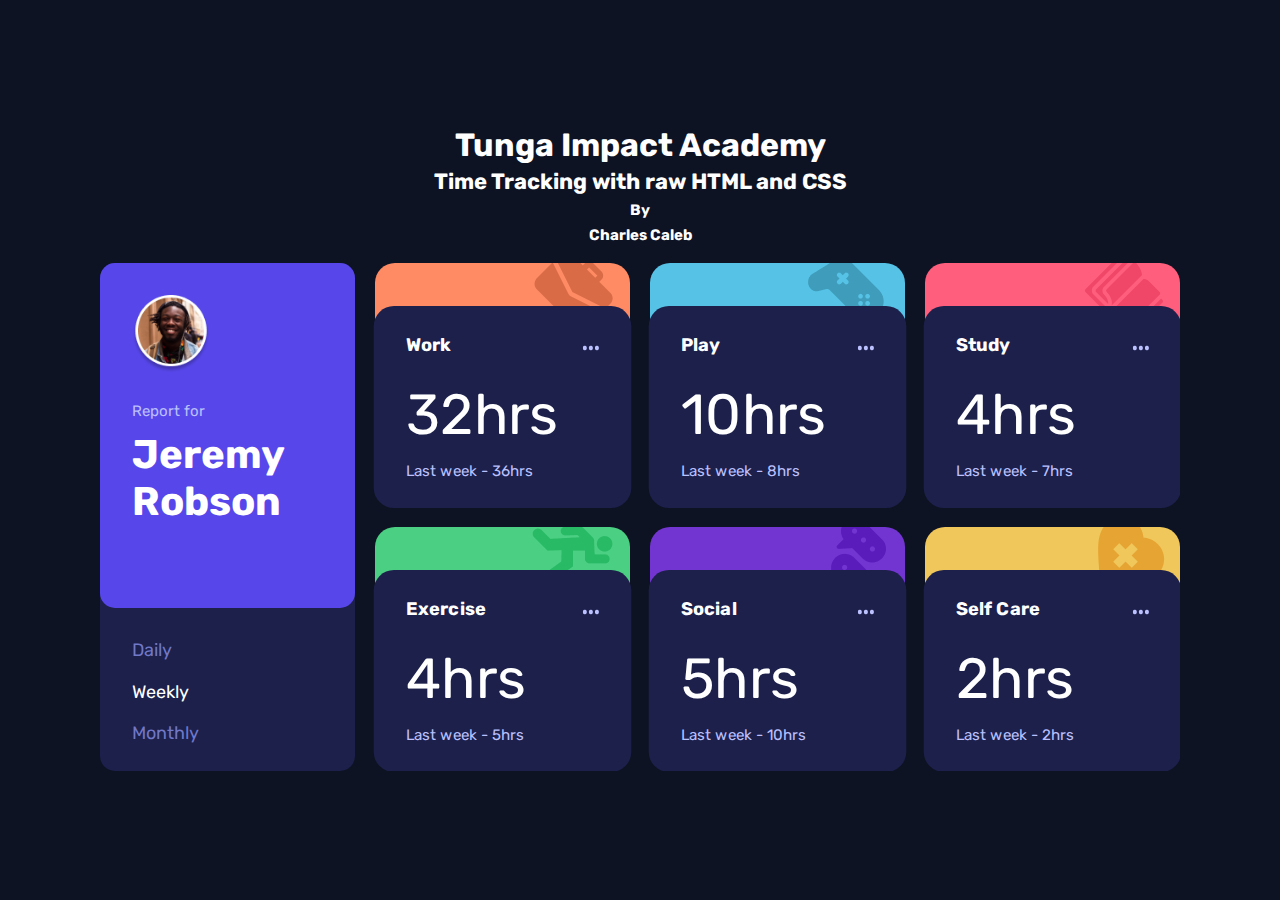
<file: index.html>
<!DOCTYPE html>
<html lang="en">
  <head>
    <meta charset="UTF-8" />
    <meta http-equiv="X-UA-Compatible" content="IE=edge" />
    <title>Time Tracking</title>
    <meta name="viewport" content="width=device-width, initial-scale=1.0" />

    <link rel="stylesheet" href="/css/general.css" />
    <link rel="stylesheet" href="/css/style.css" />
    <link rel="stylesheet" href="/css/query.css" />

    <link rel="preconnect" href="https://fonts.googleapis.com" />
    <link rel="preconnect" href="https://fonts.gstatic.com" crossorigin />
    <link
      href="https://fonts.googleapis.com/css2?family=Roboto:ital,wght@0,100;0,300;0,400;0,500;0,700;0,900;1,100;1,300;1,400;1,500;1,700;1,900&family=Rubik:ital,wght@0,300..900;1,300..900&display=swap"
      rel="stylesheet"
    />
    <script defer src="/index.js"></script>
  </head>
  <body>
    <div class="main">
      <header class="header">
        <h1>Tunga Impact Academy</h1>
        <h3>Time Tracking with raw HTML and CSS</h3>
        <h2>By</h2>
        <h2>Charles Caleb</h2>
      </header>
      <div class="layout">
        <nav class="nav-bar">
          <div class="profile">
            <img
              class="profile-img"
              src="./img/Bitmap.png"
              alt="profile image"
            />

            <div class="profile-text">
              <p>Report for</p>
              <h1>Jeremy Robson</h1>
            </div>
          </div>

          <ul class="nav-list">
            <li><a class="nav-link" href="./pages/daily.html">Daily</a></li>
            <li><a class="nav-link" href="/index.html">Weekly</a></li>
            <li><a class="nav-link" href="./pages/monthly.html">Monthly</a></li>
          </ul>
        </nav>
        <div id="work-card" class="card">
          <div class="card-text">
            <div class="cardText-header">
              <h1>Work</h1>

              <button id="toggle-btn">
                <svg
                  class="toggleBtn-icon"
                  viewBox="0 0 16 5"
                  fill="none"
                  xmlns="http://www.w3.org/2000/svg"
                >
                  <path
                    id="Combined Shape"
                    fill-rule="evenodd"
                    clip-rule="evenodd"
                    d="M4 2.5C4 3.88071 3.10457 5 2 5C0.895431 5 0 3.88071 0 2.5C0 1.11929 0.895431 0 2 0C3.10457 0 4 1.11929 4 2.5ZM10 2.5C10 3.88071 9.10457 5 8 5C6.89543 5 6 3.88071 6 2.5C6 1.11929 6.89543 0 8 0C9.10457 0 10 1.11929 10 2.5ZM14 5C15.1046 5 16 3.88071 16 2.5C16 1.11929 15.1046 0 14 0C12.8954 0 12 1.11929 12 2.5C12 3.88071 12.8954 5 14 5Z"
                    fill="#BBC0FF"
                  />
                </svg>
              </button>
            </div>

            <div class="card-time">
              <span>32hrs</span>
              <p>Last week - 36hrs</p>
            </div>
          </div>
        </div>
        <div id="play-card" class="card">
          <div class="card-text">
            <div class="cardText-header">
              <h1>Play</h1>

              <button id="toggle-btn">
                <svg
                  width="16"
                  height="5"
                  viewBox="0 0 16 5"
                  fill="none"
                  xmlns="http://www.w3.org/2000/svg"
                >
                  <path
                    id="Combined Shape"
                    fill-rule="evenodd"
                    clip-rule="evenodd"
                    d="M4 2.5C4 3.88071 3.10457 5 2 5C0.895431 5 0 3.88071 0 2.5C0 1.11929 0.895431 0 2 0C3.10457 0 4 1.11929 4 2.5ZM10 2.5C10 3.88071 9.10457 5 8 5C6.89543 5 6 3.88071 6 2.5C6 1.11929 6.89543 0 8 0C9.10457 0 10 1.11929 10 2.5ZM14 5C15.1046 5 16 3.88071 16 2.5C16 1.11929 15.1046 0 14 0C12.8954 0 12 1.11929 12 2.5C12 3.88071 12.8954 5 14 5Z"
                    fill="#BBC0FF"
                  />
                </svg>
              </button>
            </div>

            <div class="card-time">
              <span>10hrs</span>
              <p>Last week - 8hrs</p>
            </div>
          </div>
        </div>
        <div id="study-card" class="card">
          <div class="card-text">
            <div class="cardText-header">
              <h1>Study</h1>

              <button id="toggle-btn">
                <svg
                  width="16"
                  height="5"
                  viewBox="0 0 16 5"
                  fill="none"
                  xmlns="http://www.w3.org/2000/svg"
                >
                  <path
                    id="Combined Shape"
                    fill-rule="evenodd"
                    clip-rule="evenodd"
                    d="M4 2.5C4 3.88071 3.10457 5 2 5C0.895431 5 0 3.88071 0 2.5C0 1.11929 0.895431 0 2 0C3.10457 0 4 1.11929 4 2.5ZM10 2.5C10 3.88071 9.10457 5 8 5C6.89543 5 6 3.88071 6 2.5C6 1.11929 6.89543 0 8 0C9.10457 0 10 1.11929 10 2.5ZM14 5C15.1046 5 16 3.88071 16 2.5C16 1.11929 15.1046 0 14 0C12.8954 0 12 1.11929 12 2.5C12 3.88071 12.8954 5 14 5Z"
                    fill="#BBC0FF"
                  />
                </svg>
              </button>
            </div>

            <div class="card-time">
              <span>4hrs</span>
              <p>Last week - 7hrs</p>
            </div>
          </div>
        </div>
        <div id="exercise-card" class="card">
          <div class="card-text">
            <div class="cardText-header">
              <h1>Exercise</h1>

              <button id="toggle-btn">
                <svg
                  width="16"
                  height="5"
                  viewBox="0 0 16 5"
                  fill="none"
                  xmlns="http://www.w3.org/2000/svg"
                >
                  <path
                    id="Combined Shape"
                    fill-rule="evenodd"
                    clip-rule="evenodd"
                    d="M4 2.5C4 3.88071 3.10457 5 2 5C0.895431 5 0 3.88071 0 2.5C0 1.11929 0.895431 0 2 0C3.10457 0 4 1.11929 4 2.5ZM10 2.5C10 3.88071 9.10457 5 8 5C6.89543 5 6 3.88071 6 2.5C6 1.11929 6.89543 0 8 0C9.10457 0 10 1.11929 10 2.5ZM14 5C15.1046 5 16 3.88071 16 2.5C16 1.11929 15.1046 0 14 0C12.8954 0 12 1.11929 12 2.5C12 3.88071 12.8954 5 14 5Z"
                    fill="#BBC0FF"
                  />
                </svg>
              </button>
            </div>

            <div class="card-time">
              <span>4hrs</span>
              <p>Last week - 5hrs</p>
            </div>
          </div>
        </div>
        <div id="social-card" class="card">
          <div class="card-text">
            <div class="cardText-header">
              <h1>Social</h1>

              <button id="toggle-btn">
                <svg
                  width="16"
                  height="5"
                  viewBox="0 0 16 5"
                  fill="none"
                  xmlns="http://www.w3.org/2000/svg"
                >
                  <path
                    id="Combined Shape"
                    fill-rule="evenodd"
                    clip-rule="evenodd"
                    d="M4 2.5C4 3.88071 3.10457 5 2 5C0.895431 5 0 3.88071 0 2.5C0 1.11929 0.895431 0 2 0C3.10457 0 4 1.11929 4 2.5ZM10 2.5C10 3.88071 9.10457 5 8 5C6.89543 5 6 3.88071 6 2.5C6 1.11929 6.89543 0 8 0C9.10457 0 10 1.11929 10 2.5ZM14 5C15.1046 5 16 3.88071 16 2.5C16 1.11929 15.1046 0 14 0C12.8954 0 12 1.11929 12 2.5C12 3.88071 12.8954 5 14 5Z"
                    fill="#BBC0FF"
                  />
                </svg>
              </button>
            </div>

            <div class="card-time">
              <span>5hrs</span>
              <p>Last week - 10hrs</p>
            </div>
          </div>
        </div>
        <div id="selfCare-card" class="card">
          <div class="card-text">
            <div class="cardText-header">
              <h1>Self Care</h1>

              <button id="toggle-btn">
                <svg
                  width="16"
                  height="5"
                  viewBox="0 0 16 5"
                  fill="none"
                  xmlns="http://www.w3.org/2000/svg"
                >
                  <path
                    id="Combined Shape"
                    fill-rule="evenodd"
                    clip-rule="evenodd"
                    d="M4 2.5C4 3.88071 3.10457 5 2 5C0.895431 5 0 3.88071 0 2.5C0 1.11929 0.895431 0 2 0C3.10457 0 4 1.11929 4 2.5ZM10 2.5C10 3.88071 9.10457 5 8 5C6.89543 5 6 3.88071 6 2.5C6 1.11929 6.89543 0 8 0C9.10457 0 10 1.11929 10 2.5ZM14 5C15.1046 5 16 3.88071 16 2.5C16 1.11929 15.1046 0 14 0C12.8954 0 12 1.11929 12 2.5C12 3.88071 12.8954 5 14 5Z"
                    fill="#BBC0FF"
                  />
                </svg>
              </button>
            </div>

            <div class="card-time">
              <span>2hrs</span>
              <p>Last week - 2hrs</p>
            </div>
          </div>
        </div>
      </div>
    </div>
  </body>
</html>
</file>
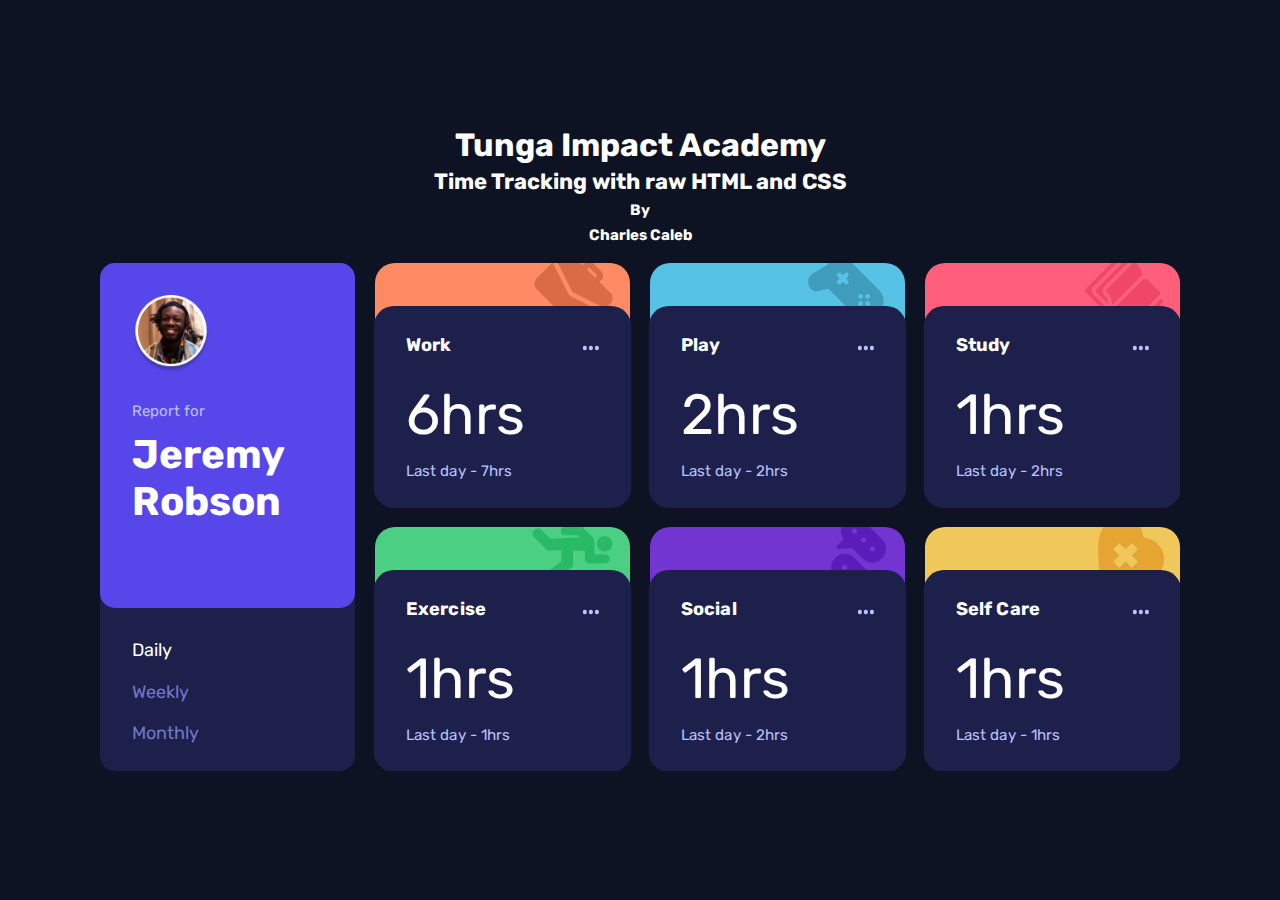
<file: pages/daily.html>
<!DOCTYPE html>
<html lang="en">
  <head>
    <meta charset="UTF-8" />
    <meta http-equiv="X-UA-Compatible" content="IE=edge" />
    <title>Time Tracking</title>
    <meta name="viewport" content="width=device-width, initial-scale=1.0" />

    <link rel="stylesheet" href="/css/general.css" />
    <link rel="stylesheet" href="/css/style.css" />
    <link rel="stylesheet" href="/css/query.css" />

    <link rel="preconnect" href="https://fonts.googleapis.com" />
    <link rel="preconnect" href="https://fonts.gstatic.com" crossorigin />
    <link
      href="https://fonts.googleapis.com/css2?family=Roboto:ital,wght@0,100;0,300;0,400;0,500;0,700;0,900;1,100;1,300;1,400;1,500;1,700;1,900&family=Rubik:ital,wght@0,300..900;1,300..900&display=swap"
      rel="stylesheet"
    />
    <script defer src="/index.js"></script>
  </head>
  <body>
    <div class="main">
      <header class="header">
        <h1>Tunga Impact Academy</h1>
        <h3>Time Tracking with raw HTML and CSS</h3>
        <h2>By</h2>
        <h2>Charles Caleb</h2>
      </header>
      <div class="layout">
        <nav class="nav-bar">
          <div class="profile">
            <img
              class="profile-img"
              src="../img/Bitmap.png"
              alt="profile image"
            />

            <div class="profile-text">
              <p>Report for</p>
              <h1>Jeremy Robson</h1>
            </div>
          </div>

          <ul class="nav-list">
            <li><a class="nav-link" href="daily.html">Daily</a></li>
            <li><a class="nav-link" href="/index.html">Weekly</a></li>
            <li><a class="nav-link" href="monthly.html">Monthly</a></li>
          </ul>
        </nav>
        <div id="work-card" class="card">
          <div class="card-text">
            <div class="cardText-header">
              <h1>Work</h1>

              <button id="toggle-btn">
                <svg
                  class="toggleBtn-icon"
                  viewBox="0 0 16 5"
                  fill="none"
                  xmlns="http://www.w3.org/2000/svg"
                >
                  <path
                    id="Combined Shape"
                    fill-rule="evenodd"
                    clip-rule="evenodd"
                    d="M4 2.5C4 3.88071 3.10457 5 2 5C0.895431 5 0 3.88071 0 2.5C0 1.11929 0.895431 0 2 0C3.10457 0 4 1.11929 4 2.5ZM10 2.5C10 3.88071 9.10457 5 8 5C6.89543 5 6 3.88071 6 2.5C6 1.11929 6.89543 0 8 0C9.10457 0 10 1.11929 10 2.5ZM14 5C15.1046 5 16 3.88071 16 2.5C16 1.11929 15.1046 0 14 0C12.8954 0 12 1.11929 12 2.5C12 3.88071 12.8954 5 14 5Z"
                    fill="#BBC0FF"
                  />
                </svg>
              </button>
            </div>

            <div class="card-time">
              <span>6hrs</span>
              <p>Last day - 7hrs</p>
            </div>
          </div>
        </div>
        <div id="play-card" class="card">
          <div class="card-text">
            <div class="cardText-header">
              <h1>Play</h1>

              <button id="toggle-btn">
                <svg
                  width="16"
                  height="5"
                  viewBox="0 0 16 5"
                  fill="none"
                  xmlns="http://www.w3.org/2000/svg"
                >
                  <path
                    id="Combined Shape"
                    fill-rule="evenodd"
                    clip-rule="evenodd"
                    d="M4 2.5C4 3.88071 3.10457 5 2 5C0.895431 5 0 3.88071 0 2.5C0 1.11929 0.895431 0 2 0C3.10457 0 4 1.11929 4 2.5ZM10 2.5C10 3.88071 9.10457 5 8 5C6.89543 5 6 3.88071 6 2.5C6 1.11929 6.89543 0 8 0C9.10457 0 10 1.11929 10 2.5ZM14 5C15.1046 5 16 3.88071 16 2.5C16 1.11929 15.1046 0 14 0C12.8954 0 12 1.11929 12 2.5C12 3.88071 12.8954 5 14 5Z"
                    fill="#BBC0FF"
                  />
                </svg>
              </button>
            </div>

            <div class="card-time">
              <span>2hrs</span>
              <p>Last day - 2hrs</p>
            </div>
          </div>
        </div>
        <div id="study-card" class="card">
          <div class="card-text">
            <div class="cardText-header">
              <h1>Study</h1>

              <button id="toggle-btn">
                <svg
                  width="16"
                  height="5"
                  viewBox="0 0 16 5"
                  fill="none"
                  xmlns="http://www.w3.org/2000/svg"
                >
                  <path
                    id="Combined Shape"
                    fill-rule="evenodd"
                    clip-rule="evenodd"
                    d="M4 2.5C4 3.88071 3.10457 5 2 5C0.895431 5 0 3.88071 0 2.5C0 1.11929 0.895431 0 2 0C3.10457 0 4 1.11929 4 2.5ZM10 2.5C10 3.88071 9.10457 5 8 5C6.89543 5 6 3.88071 6 2.5C6 1.11929 6.89543 0 8 0C9.10457 0 10 1.11929 10 2.5ZM14 5C15.1046 5 16 3.88071 16 2.5C16 1.11929 15.1046 0 14 0C12.8954 0 12 1.11929 12 2.5C12 3.88071 12.8954 5 14 5Z"
                    fill="#BBC0FF"
                  />
                </svg>
              </button>
            </div>

            <div class="card-time">
              <span>1hrs</span>
              <p>Last day - 2hrs</p>
            </div>
          </div>
        </div>
        <div id="exercise-card" class="card">
          <div class="card-text">
            <div class="cardText-header">
              <h1>Exercise</h1>

              <button id="toggle-btn">
                <svg
                  width="16"
                  height="5"
                  viewBox="0 0 16 5"
                  fill="none"
                  xmlns="http://www.w3.org/2000/svg"
                >
                  <path
                    id="Combined Shape"
                    fill-rule="evenodd"
                    clip-rule="evenodd"
                    d="M4 2.5C4 3.88071 3.10457 5 2 5C0.895431 5 0 3.88071 0 2.5C0 1.11929 0.895431 0 2 0C3.10457 0 4 1.11929 4 2.5ZM10 2.5C10 3.88071 9.10457 5 8 5C6.89543 5 6 3.88071 6 2.5C6 1.11929 6.89543 0 8 0C9.10457 0 10 1.11929 10 2.5ZM14 5C15.1046 5 16 3.88071 16 2.5C16 1.11929 15.1046 0 14 0C12.8954 0 12 1.11929 12 2.5C12 3.88071 12.8954 5 14 5Z"
                    fill="#BBC0FF"
                  />
                </svg>
              </button>
            </div>

            <div class="card-time">
              <span>1hrs</span>
              <p>Last day - 1hrs</p>
            </div>
          </div>
        </div>
        <div id="social-card" class="card">
          <div class="card-text">
            <div class="cardText-header">
              <h1>Social</h1>

              <button id="toggle-btn">
                <svg
                  width="16"
                  height="5"
                  viewBox="0 0 16 5"
                  fill="none"
                  xmlns="http://www.w3.org/2000/svg"
                >
                  <path
                    id="Combined Shape"
                    fill-rule="evenodd"
                    clip-rule="evenodd"
                    d="M4 2.5C4 3.88071 3.10457 5 2 5C0.895431 5 0 3.88071 0 2.5C0 1.11929 0.895431 0 2 0C3.10457 0 4 1.11929 4 2.5ZM10 2.5C10 3.88071 9.10457 5 8 5C6.89543 5 6 3.88071 6 2.5C6 1.11929 6.89543 0 8 0C9.10457 0 10 1.11929 10 2.5ZM14 5C15.1046 5 16 3.88071 16 2.5C16 1.11929 15.1046 0 14 0C12.8954 0 12 1.11929 12 2.5C12 3.88071 12.8954 5 14 5Z"
                    fill="#BBC0FF"
                  />
                </svg>
              </button>
            </div>

            <div class="card-time">
              <span>1hrs</span>
              <p>Last day - 2hrs</p>
            </div>
          </div>
        </div>
        <div id="selfCare-card" class="card">
          <div class="card-text">
            <div class="cardText-header">
              <h1>Self Care</h1>

              <button id="toggle-btn">
                <svg
                  width="16"
                  height="5"
                  viewBox="0 0 16 5"
                  fill="none"
                  xmlns="http://www.w3.org/2000/svg"
                >
                  <path
                    id="Combined Shape"
                    fill-rule="evenodd"
                    clip-rule="evenodd"
                    d="M4 2.5C4 3.88071 3.10457 5 2 5C0.895431 5 0 3.88071 0 2.5C0 1.11929 0.895431 0 2 0C3.10457 0 4 1.11929 4 2.5ZM10 2.5C10 3.88071 9.10457 5 8 5C6.89543 5 6 3.88071 6 2.5C6 1.11929 6.89543 0 8 0C9.10457 0 10 1.11929 10 2.5ZM14 5C15.1046 5 16 3.88071 16 2.5C16 1.11929 15.1046 0 14 0C12.8954 0 12 1.11929 12 2.5C12 3.88071 12.8954 5 14 5Z"
                    fill="#BBC0FF"
                  />
                </svg>
              </button>
            </div>

            <div class="card-time">
              <span>1hrs</span>
              <p>Last day - 1hrs</p>
            </div>
          </div>
        </div>
      </div>
    </div>
  </body>
</html>
</file>
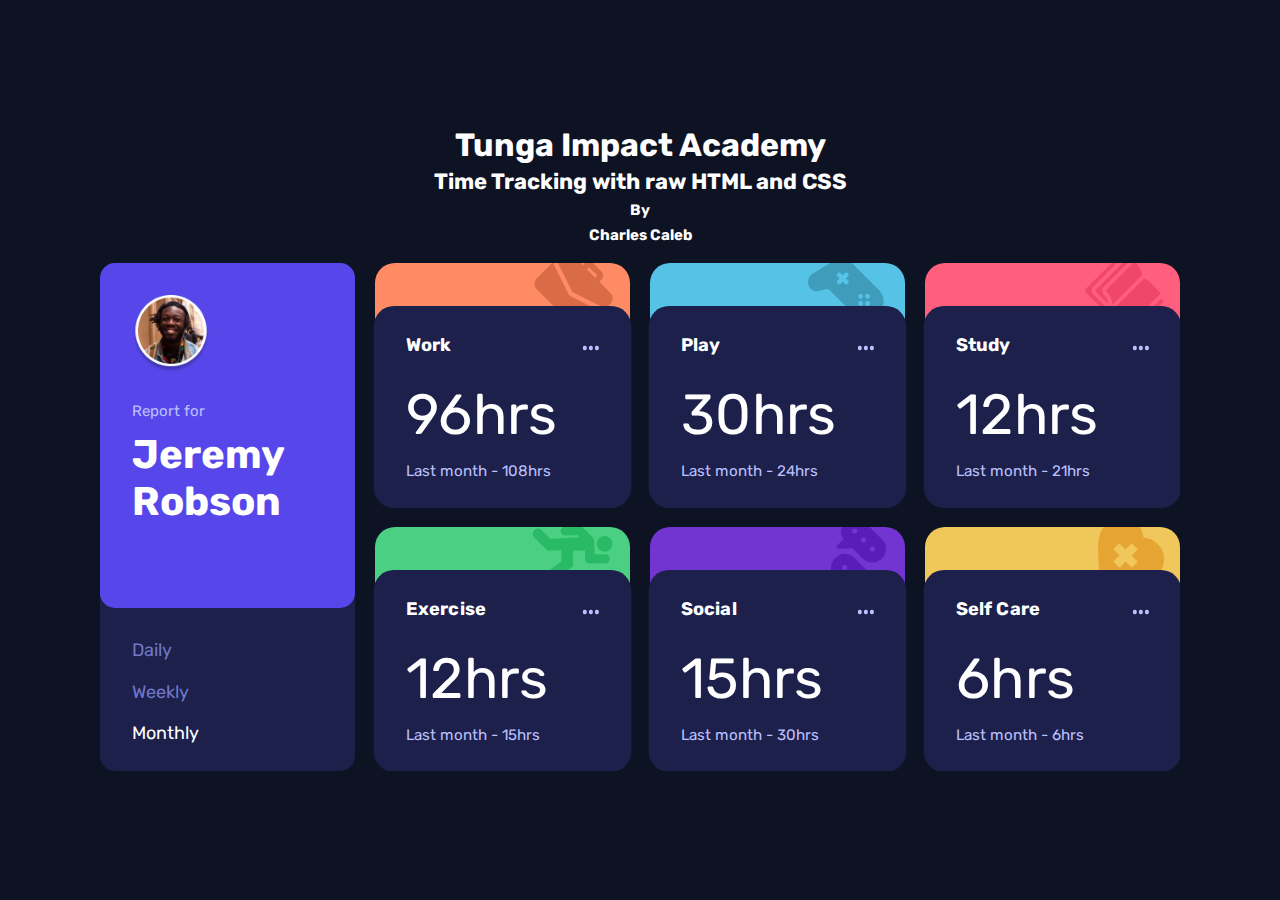
<file: pages/monthly.html>
<!DOCTYPE html>
<html lang="en">
  <head>
    <meta charset="UTF-8" />
    <meta http-equiv="X-UA-Compatible" content="IE=edge" />
    <title>Time Tracking</title>
    <meta name="viewport" content="width=device-width, initial-scale=1.0" />

    <link rel="stylesheet" href="/css/general.css" />
    <link rel="stylesheet" href="/css/style.css" />
    <link rel="stylesheet" href="/css/query.css" />

    <link rel="preconnect" href="https://fonts.googleapis.com" />
    <link rel="preconnect" href="https://fonts.gstatic.com" crossorigin />
    <link
      href="https://fonts.googleapis.com/css2?family=Roboto:ital,wght@0,100;0,300;0,400;0,500;0,700;0,900;1,100;1,300;1,400;1,500;1,700;1,900&family=Rubik:ital,wght@0,300..900;1,300..900&display=swap"
      rel="stylesheet"
    />
    <script defer src="/index.js"></script>
  </head>
  <body>
    <div class="main">
      <header class="header">
        <h1>Tunga Impact Academy</h1>
        <h3>Time Tracking with raw HTML and CSS</h3>
        <h2>By</h2>
        <h2>Charles Caleb</h2>
      </header>
      <div class="layout">
        <nav class="nav-bar">
          <div class="profile">
            <img
              class="profile-img"
              src="../img/Bitmap.png"
              alt="profile image"
            />

            <div class="profile-text">
              <p>Report for</p>
              <h1>Jeremy Robson</h1>
            </div>
          </div>

          <ul class="nav-list">
            <li><a class="nav-link" href="daily.html">Daily</a></li>
            <li><a class="nav-link" href="/index.html">Weekly</a></li>
            <li><a class="nav-link" href="monthly.html">Monthly</a></li>
          </ul>
        </nav>
        <div id="work-card" class="card">
          <div class="card-text">
            <div class="cardText-header">
              <h1>Work</h1>

              <button id="toggle-btn">
                <svg
                  class="toggleBtn-icon"
                  viewBox="0 0 16 5"
                  fill="none"
                  xmlns="http://www.w3.org/2000/svg"
                >
                  <path
                    id="Combined Shape"
                    fill-rule="evenodd"
                    clip-rule="evenodd"
                    d="M4 2.5C4 3.88071 3.10457 5 2 5C0.895431 5 0 3.88071 0 2.5C0 1.11929 0.895431 0 2 0C3.10457 0 4 1.11929 4 2.5ZM10 2.5C10 3.88071 9.10457 5 8 5C6.89543 5 6 3.88071 6 2.5C6 1.11929 6.89543 0 8 0C9.10457 0 10 1.11929 10 2.5ZM14 5C15.1046 5 16 3.88071 16 2.5C16 1.11929 15.1046 0 14 0C12.8954 0 12 1.11929 12 2.5C12 3.88071 12.8954 5 14 5Z"
                    fill="#BBC0FF"
                  />
                </svg>
              </button>
            </div>

            <div class="card-time">
              <span>96hrs</span>
              <p>Last month - 108hrs</p>
            </div>
          </div>
        </div>
        <div id="play-card" class="card">
          <div class="card-text">
            <div class="cardText-header">
              <h1>Play</h1>

              <button id="toggle-btn">
                <svg
                  width="16"
                  height="5"
                  viewBox="0 0 16 5"
                  fill="none"
                  xmlns="http://www.w3.org/2000/svg"
                >
                  <path
                    id="Combined Shape"
                    fill-rule="evenodd"
                    clip-rule="evenodd"
                    d="M4 2.5C4 3.88071 3.10457 5 2 5C0.895431 5 0 3.88071 0 2.5C0 1.11929 0.895431 0 2 0C3.10457 0 4 1.11929 4 2.5ZM10 2.5C10 3.88071 9.10457 5 8 5C6.89543 5 6 3.88071 6 2.5C6 1.11929 6.89543 0 8 0C9.10457 0 10 1.11929 10 2.5ZM14 5C15.1046 5 16 3.88071 16 2.5C16 1.11929 15.1046 0 14 0C12.8954 0 12 1.11929 12 2.5C12 3.88071 12.8954 5 14 5Z"
                    fill="#BBC0FF"
                  />
                </svg>
              </button>
            </div>

            <div class="card-time">
              <span>30hrs</span>
              <p>Last month - 24hrs</p>
            </div>
          </div>
        </div>
        <div id="study-card" class="card">
          <div class="card-text">
            <div class="cardText-header">
              <h1>Study</h1>

              <button id="toggle-btn">
                <svg
                  width="16"
                  height="5"
                  viewBox="0 0 16 5"
                  fill="none"
                  xmlns="http://www.w3.org/2000/svg"
                >
                  <path
                    id="Combined Shape"
                    fill-rule="evenodd"
                    clip-rule="evenodd"
                    d="M4 2.5C4 3.88071 3.10457 5 2 5C0.895431 5 0 3.88071 0 2.5C0 1.11929 0.895431 0 2 0C3.10457 0 4 1.11929 4 2.5ZM10 2.5C10 3.88071 9.10457 5 8 5C6.89543 5 6 3.88071 6 2.5C6 1.11929 6.89543 0 8 0C9.10457 0 10 1.11929 10 2.5ZM14 5C15.1046 5 16 3.88071 16 2.5C16 1.11929 15.1046 0 14 0C12.8954 0 12 1.11929 12 2.5C12 3.88071 12.8954 5 14 5Z"
                    fill="#BBC0FF"
                  />
                </svg>
              </button>
            </div>

            <div class="card-time">
              <span>12hrs</span>
              <p>Last month - 21hrs</p>
            </div>
          </div>
        </div>
        <div id="exercise-card" class="card">
          <div class="card-text">
            <div class="cardText-header">
              <h1>Exercise</h1>

              <button id="toggle-btn">
                <svg
                  width="16"
                  height="5"
                  viewBox="0 0 16 5"
                  fill="none"
                  xmlns="http://www.w3.org/2000/svg"
                >
                  <path
                    id="Combined Shape"
                    fill-rule="evenodd"
                    clip-rule="evenodd"
                    d="M4 2.5C4 3.88071 3.10457 5 2 5C0.895431 5 0 3.88071 0 2.5C0 1.11929 0.895431 0 2 0C3.10457 0 4 1.11929 4 2.5ZM10 2.5C10 3.88071 9.10457 5 8 5C6.89543 5 6 3.88071 6 2.5C6 1.11929 6.89543 0 8 0C9.10457 0 10 1.11929 10 2.5ZM14 5C15.1046 5 16 3.88071 16 2.5C16 1.11929 15.1046 0 14 0C12.8954 0 12 1.11929 12 2.5C12 3.88071 12.8954 5 14 5Z"
                    fill="#BBC0FF"
                  />
                </svg>
              </button>
            </div>

            <div class="card-time">
              <span>12hrs</span>
              <p>Last month - 15hrs</p>
            </div>
          </div>
        </div>
        <div id="social-card" class="card">
          <div class="card-text">
            <div class="cardText-header">
              <h1>Social</h1>

              <button id="toggle-btn">
                <svg
                  width="16"
                  height="5"
                  viewBox="0 0 16 5"
                  fill="none"
                  xmlns="http://www.w3.org/2000/svg"
                >
                  <path
                    id="Combined Shape"
                    fill-rule="evenodd"
                    clip-rule="evenodd"
                    d="M4 2.5C4 3.88071 3.10457 5 2 5C0.895431 5 0 3.88071 0 2.5C0 1.11929 0.895431 0 2 0C3.10457 0 4 1.11929 4 2.5ZM10 2.5C10 3.88071 9.10457 5 8 5C6.89543 5 6 3.88071 6 2.5C6 1.11929 6.89543 0 8 0C9.10457 0 10 1.11929 10 2.5ZM14 5C15.1046 5 16 3.88071 16 2.5C16 1.11929 15.1046 0 14 0C12.8954 0 12 1.11929 12 2.5C12 3.88071 12.8954 5 14 5Z"
                    fill="#BBC0FF"
                  />
                </svg>
              </button>
            </div>

            <div class="card-time">
              <span>15hrs</span>
              <p>Last month - 30hrs</p>
            </div>
          </div>
        </div>
        <div id="selfCare-card" class="card">
          <div class="card-text">
            <div class="cardText-header">
              <h1>Self Care</h1>

              <button id="toggle-btn">
                <svg
                  width="16"
                  height="5"
                  viewBox="0 0 16 5"
                  fill="none"
                  xmlns="http://www.w3.org/2000/svg"
                >
                  <path
                    id="Combined Shape"
                    fill-rule="evenodd"
                    clip-rule="evenodd"
                    d="M4 2.5C4 3.88071 3.10457 5 2 5C0.895431 5 0 3.88071 0 2.5C0 1.11929 0.895431 0 2 0C3.10457 0 4 1.11929 4 2.5ZM10 2.5C10 3.88071 9.10457 5 8 5C6.89543 5 6 3.88071 6 2.5C6 1.11929 6.89543 0 8 0C9.10457 0 10 1.11929 10 2.5ZM14 5C15.1046 5 16 3.88071 16 2.5C16 1.11929 15.1046 0 14 0C12.8954 0 12 1.11929 12 2.5C12 3.88071 12.8954 5 14 5Z"
                    fill="#BBC0FF"
                  />
                </svg>
              </button>
            </div>

            <div class="card-time">
              <span>6hrs</span>
              <p>Last month - 6hrs</p>
            </div>
          </div>
        </div>
      </div>
    </div>
  </body>
</html>
</file>
<file: css/general.css>
/* 
01 Typography System


Font sizes (px)
FONT SIZE SYSTEM (px)
10 / 12 / 14 / 16 / 18 / 20 / 24 / 30 / 36 / 44 / 52 / 62 / 74 / 86 / 98 /

- Font weight:
Default: 400, 
Medium:500, 
Semi-bold:600, 
Bold: 700,
Large: 900.

- Line height:
Default: 1
Small: 1.05
medium: 1.2
large: 1.8
Paragraph default: 1.6

 letter-spacing
 -0.5px
 - 0.75px;

02 COLORS
-Primary: #background: #0E1323, #1C204B

-Secondary: #BBC0FF, #FFFFFF;
,
-shades: 
#45260a

-accents:
-greys: #555; #333;

03 SHADOWS
box-shadow:
 0 2.4rem 4.8rem rgba(0, 0, 0, 0.075);

04 BORDER RADIOUS 
default: 9px
medium: 12px

05 WHITESPACE

SPACING SYSTEM (px)
2 / 4 / 8 / 12 / 16 / 24 / 32 / 48 / 64 / 80 / 96 / 128



*/

/* /////////////////////// */
/* GLOBAL RESET */
/* /////////////////////// */
* {
  margin: 0;
  padding: 0;
  box-sizing: border-box;
}

html {
  /* font-size: 10px; */
  /* 10px / 16px = 0.625*100 = 62.5
  percentage of user's browser font-size settings */
  font-size: 62.5%;
  overflow-x: hidden;

  /*does not work on safari and micro edge  */
  /* scroll-behavior: smooth; */
}

body {
  display: flex;
  flex-direction: column;
  align-items: center;
  justify-content: center;
  font-family: "Rubik", sans-serif;
  line-height: 1;
  font-weight: 400;
  color: #555;
  background-color: #0e1323;

  /* Only works if ther is nothing 
  absolutely positioned in relations to body  */
  overflow-x: hidden;
  overflow-y: scroll;
}
a {
  text-decoration: none;
  color: inherit;
}

ul,
ol,
legend {
  list-style: none;
}

/* /////////////////////// */
/* layout */
/* /////////////////////// */
.main {
  display: flex;
  flex-direction: column;
  gap: 2rem;
  align-content: center;
  justify-content: center;
  height: 100vh;
  /* 
  
  color: #fff;
  font-weight: 400;
  height: 100vh;
  grid-template-columns: repeat(4, 25.5rem);
  grid-template-rows: repeat(2, 24.4rem);
  gap: 2rem;
  overflow-y: scroll;
  scrollbar-width: none; */
}

.layout {
  display: grid;
  justify-content: center;
  align-content: center;

  color: #fff;
  font-weight: 400;

  grid-template-columns: repeat(4, 25.5rem);
  grid-template-rows: repeat(2, 24.4rem);
  gap: 2rem;
  overflow-y: scroll;
  scrollbar-width: none;
}
</file>
<file: css/style.css>
.header {
  display: flex;
  text-align: center;
  flex-direction: column;
  color: white;
  gap: 1rem;
}

.header h1 {
  font-size: 3.2rem;
}
.header h3 {
  font-size: 2.2rem;
}

/* /////////////////////// */
/*NAVIGATION BAR */
/* /////////////////////// */
.nav-bar {
  background-color: #1c204b;
  grid-row-start: 1;
  grid-row-end: 3;
  border-radius: 15px;
}
.profile {
  display: flex;
  height: 68%;
  flex-direction: column;
  gap: 3rem;
  background-color: #5747ea;
  border-radius: 15px;
  padding: 3.2rem;
}

.profile-img {
  height: 7.8rem;
  width: 7.8rem;
}

.profile-text {
  display: flex;
  flex-direction: column;
  gap: 1rem;
}

.profile-text > p {
  font-size: 1.5rem;
  color: #bbc0ff;
  line-height: 1.778rem;
}

.profile-text > h1 {
  font-size: 4rem;
  line-height: 4.74rem;
}

.nav-list {
  display: flex;
  flex-direction: column;
  height: 32%;
  gap: 2rem;
  padding: 3.2rem;
  color: #7078c9;
  font-size: 1.8rem;
  line-height: 2.133rem;
}

.nav-link:link,
.nav-link:visited {
  transition: 0.2s;
}
.nav-link:hover,
.nav-link:active {
  color: #fff;
}

.nav-link.active {
  color: #fff;
}

/* /////////////////////// */
/*CARD */
/* /////////////////////// */
.card {
  display: flex;
  align-items: center;
  justify-content: center;
  border-radius: 20px;

  background-repeat: no-repeat;
}

#work-card {
  background-image: url("../img/work.png");
}
#play-card {
  background-image: url("../img/play.png");
}
#study-card {
  background-image: url("../img/study.png");
}
#exercise-card {
  background-image: url("../img/exercise.png");
}
#social-card {
  background-image: url("../img/social.png");
}
#selfCare-card {
  background-image: url("../img/self-care.png");
}

.card-text {
  display: flex;
  flex-direction: column;
  gap: 3rem;
  width: 100vw;
  margin-top: 4.5rem;
  border-radius: 20px;
  background-color: #1c204b;
  padding: 2.9rem 3.2rem;
  transform: scale(1.01);
  transition: 0.2s;
}

.card-text:hover {
  background-color: #33397a;
  cursor: pointer;
}
.cardText-header {
  display: flex;
  align-items: center;
  justify-content: space-between;
}

.cardText-header > h1 {
  font-size: 1.8rem;
  line-height: 2.133rem;
}
#toggle-btn {
  background-color: transparent;
  border: none;
}

.toggleBtn-icon {
  height: 0.5rem;
  width: 1.6rem;
}

.card-time {
  display: flex;
  flex-direction: column;
  gap: 2rem;
}

.card-time > span {
  font-size: 5.6rem;
}

.card-time > p {
  font-size: 1.5rem;
  color: #bbc0ff;
}
</file>
<file: css/query.css>
@media (max-width: 768px) {
  .header {
    padding-top: 3rem;
  }

  .header h1 {
    font-size: 1.8rem;
  }
  .header h3 {
    font-size: 1.6rem;
  }

  .layout {
    justify-content: start;
    align-content: start;
    grid-template-columns: 32.7rem;
    grid-template-rows: minmax(auto, auto);
    gap: 3rem;
    padding: 3rem;
  }

  /* NAVIGATION */
  .nav-bar {
    height: 20.3rem;
    margin-bottom: -1.8rem;
  }

  .profile {
    flex-direction: row;
    align-items: center;
    padding: 3rem;
    gap: 1.2rem;
  }

  .profile-img {
    width: 6.4rem;
    height: 6.4rem;
    transform: scale(1.1);
  }

  .profile-text {
    display: row;
    gap: 0.5rem;
  }

  .profile-text p {
    font-size: 1.5rem;
    line-height: 1.778rem;
  }

  .profile-text h1 {
    font-size: 2.4rem;
    line-height: 2.844rem;
  }

  .nav-list {
    flex-direction: row;
    justify-content: space-between;
    align-items: center;
    padding: 2rem;
  }

  /* CARD */
  .card {
    background-size: 100% 88%;
    background-position: center;
    height: 16rem;
  }

  .card-text {
    padding: 3rem;
    gap: 2rem;
    margin-top: 6.1rem;
  }

  .toggleBtn-icon {
    width: 2.1rem;
  }

  .card-time {
    flex-direction: row;
    align-items: center;
    justify-content: space-between;
  }

  .card-time > span {
    font-size: 3.2rem;
  }
}
</file>
